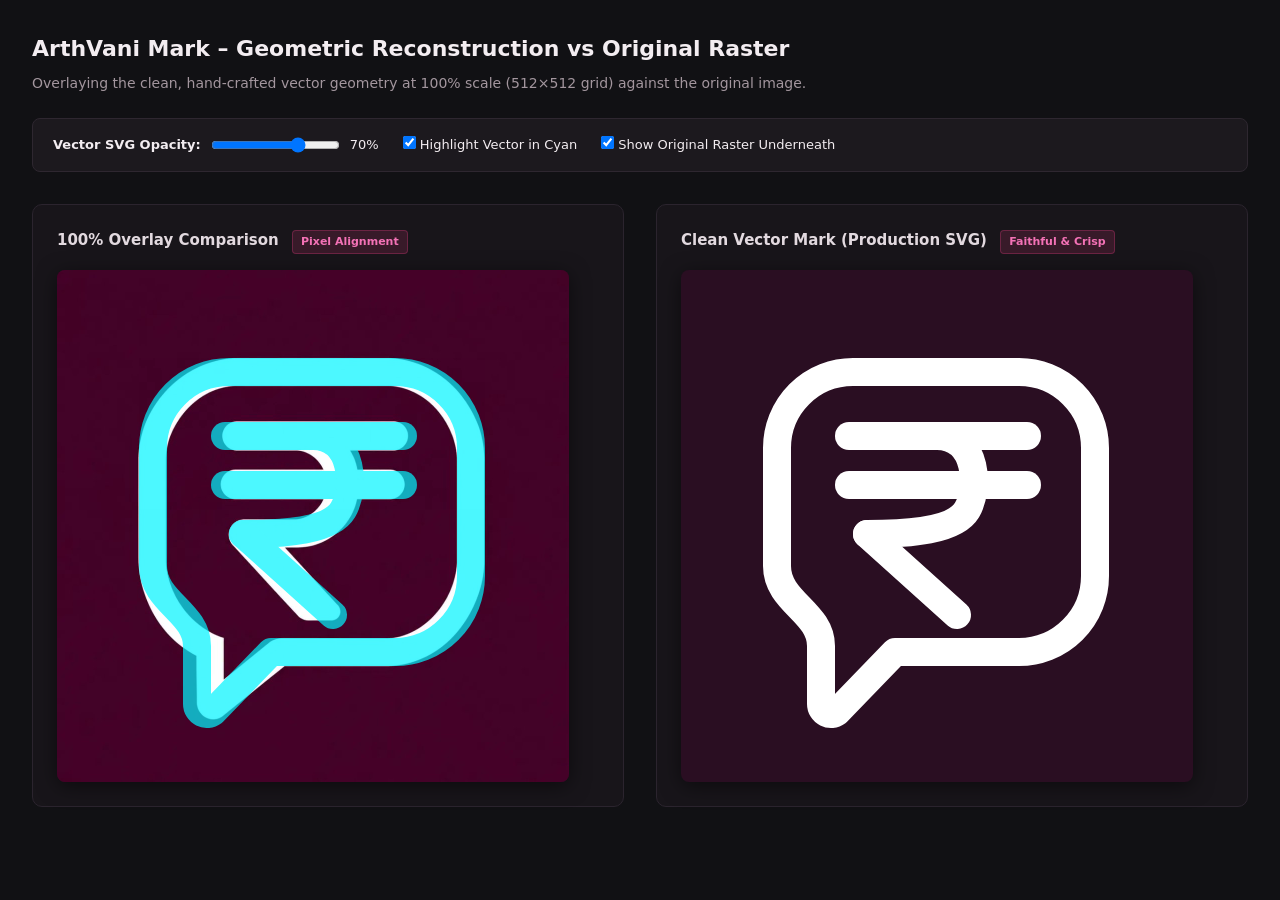
<file: brand/compare.html>
<!DOCTYPE html>
<html lang="en">
<head>
  <meta charset="UTF-8"/>
  <meta name="viewport" content="width=device-width, initial-scale=1.0"/>
  <title>ArthVani – Logo Vector vs Raster Compare</title>
  <style>
    :root {
      --sidebar: #2A0E22;
      --accent:  #B8336A;
    }
    *, *::before, *::after { box-sizing: border-box; margin: 0; padding: 0; }
    body {
      font-family: 'Inter', system-ui, -apple-system, sans-serif;
      background: #111114;
      color: #F3EDF1;
      padding: 32px;
      line-height: 1.5;
    }
    h1 {
      font-size: 22px;
      font-weight: 600;
      margin-bottom: 8px;
    }
    p {
      color: #A3969E;
      font-size: 14px;
      margin-bottom: 24px;
    }
    .toolbar {
      display: flex;
      flex-wrap: wrap;
      align-items: center;
      gap: 24px;
      background: #1C191E;
      padding: 16px 20px;
      border: 1px solid #2E2730;
      border-radius: 8px;
      margin-bottom: 32px;
    }
    .control-group {
      display: flex;
      align-items: center;
      gap: 10px;
      font-size: 13px;
    }
    input[type="range"] {
      cursor: pointer;
    }
    .views-grid {
      display: grid;
      grid-template-columns: repeat(auto-fit, minmax(520px, 1fr));
      gap: 32px;
    }
    .card {
      background: #18151A;
      border: 1px solid #2B242E;
      border-radius: 10px;
      padding: 24px;
    }
    .card h2 {
      font-size: 15px;
      font-weight: 600;
      margin-bottom: 16px;
      color: #E2D9DF;
    }
    .stage {
      position: relative;
      width: 512px;
      height: 512px;
      background: var(--sidebar);
      border-radius: 8px;
      overflow: hidden;
      box-shadow: 0 4px 20px rgba(0,0,0,0.5);
    }
    .stage img, .stage svg {
      position: absolute;
      top: 0;
      left: 0;
      width: 512px;
      height: 512px;
      display: block;
    }
    .badge {
      display: inline-block;
      padding: 3px 8px;
      background: rgba(184, 51, 106, 0.2);
      color: #F472B6;
      border: 1px solid rgba(184, 51, 106, 0.4);
      border-radius: 4px;
      font-size: 11px;
      font-weight: 600;
      margin-left: 8px;
    }
  </style>
</head>
<body>

  <h1>ArthVani Mark – Geometric Reconstruction vs Original Raster</h1>
  <p>Overlaying the clean, hand-crafted vector geometry at 100% scale (512&times;512 grid) against the original image.</p>

  <div class="toolbar">
    <div class="control-group">
      <label for="opacitySlider"><strong>Vector SVG Opacity:</strong></label>
      <input type="range" id="opacitySlider" min="0" max="1" step="0.02" value="0.7"/>
      <span id="opacityVal">70%</span>
    </div>
    <div class="control-group">
      <label>
        <input type="checkbox" id="highlightCheck" checked/>
        Highlight Vector in Cyan
      </label>
    </div>
    <div class="control-group">
      <label>
        <input type="checkbox" id="showOrigCheck" checked/>
        Show Original Raster Underneath
      </label>
    </div>
  </div>

  <div class="views-grid">
    <!-- Overlay View -->
    <div class="card">
      <h2>100% Overlay Comparison <span class="badge">Pixel Alignment</span></h2>
      <div class="stage" id="overlayStage">
        <img src="original.jpg" id="origLayer" alt="Original raster logo" style="opacity: 1;"/>
        <svg id="vectorLayer" viewBox="0 0 512 512" style="opacity: 0.7;">
          <title>Reconstructed ArthVani Mark</title>
          <!-- Speech Bubble -->
          <path class="vector-stroke"
                d="M 172 102
                   L 338 102
                   A 76 76 0 0 1 414 178
                   L 414 306
                   A 76 76 0 0 1 338 382
                   L 214 382
                   L 156 442
                   A 10 10 0 0 1 140 434
                   L 140 376
                   C 140 342 96 332 96 296
                   L 96 178
                   A 76 76 0 0 1 172 102 Z"
                fill="none"
                stroke="#00F5FF"
                stroke-width="28"
                stroke-linecap="round"
                stroke-linejoin="round" />
          <!-- Rupee Symbol -->
          <line class="vector-stroke" x1="168" y1="166" x2="346" y2="166" stroke="#00F5FF" stroke-width="28" stroke-linecap="round"/>
          <line class="vector-stroke" x1="168" y1="215" x2="346" y2="215" stroke="#00F5FF" stroke-width="28" stroke-linecap="round"/>
          <path class="vector-stroke"
                d="M 256 166
                   C 298 166 298 220 286 240
                   C 274 260 230 264 186 264"
                fill="none"
                stroke="#00F5FF"
                stroke-width="28"
                stroke-linecap="round"
                stroke-linejoin="round"/>
          <line class="vector-stroke" x1="186" y1="264" x2="276" y2="345" stroke="#00F5FF" stroke-width="28" stroke-linecap="round"/>
        </svg>
      </div>
    </div>

    <!-- Clean Vector Only -->
    <div class="card">
      <h2>Clean Vector Mark (Production SVG) <span class="badge">Faithful &amp; Crisp</span></h2>
      <div class="stage" style="background: var(--sidebar);">
        <svg viewBox="0 0 512 512">
          <title>ArthVani Clean Mark</title>
          <!-- Speech Bubble -->
          <path d="M 172 102
                   L 338 102
                   A 76 76 0 0 1 414 178
                   L 414 306
                   A 76 76 0 0 1 338 382
                   L 214 382
                   L 156 442
                   A 10 10 0 0 1 140 434
                   L 140 376
                   C 140 342 96 332 96 296
                   L 96 178
                   A 76 76 0 0 1 172 102 Z"
                fill="none"
                stroke="#FFFFFF"
                stroke-width="28"
                stroke-linecap="round"
                stroke-linejoin="round" />
          <!-- Rupee Symbol -->
          <line x1="168" y1="166" x2="346" y2="166" stroke="#FFFFFF" stroke-width="28" stroke-linecap="round"/>
          <line x1="168" y1="215" x2="346" y2="215" stroke="#FFFFFF" stroke-width="28" stroke-linecap="round"/>
          <path d="M 256 166
                   C 298 166 298 220 286 240
                   C 274 260 230 264 186 264"
                fill="none"
                stroke="#FFFFFF"
                stroke-width="28"
                stroke-linecap="round"
                stroke-linejoin="round"/>
          <line x1="186" y1="264" x2="276" y2="345" stroke="#FFFFFF" stroke-width="28" stroke-linecap="round"/>
        </svg>
      </div>
    </div>
  </div>

  <script>
    const slider = document.getElementById('opacitySlider');
    const opacityVal = document.getElementById('opacityVal');
    const vectorLayer = document.getElementById('vectorLayer');
    const origLayer = document.getElementById('origLayer');
    const highlightCheck = document.getElementById('highlightCheck');
    const showOrigCheck = document.getElementById('showOrigCheck');

    slider.addEventListener('input', () => {
      vectorLayer.style.opacity = slider.value;
      opacityVal.textContent = Math.round(slider.value * 100) + '%';
    });

    highlightCheck.addEventListener('change', () => {
      const color = highlightCheck.checked ? '#00F5FF' : '#FFFFFF';
      document.querySelectorAll('#vectorLayer .vector-stroke').forEach(el => el.setAttribute('stroke', color));
    });

    showOrigCheck.addEventListener('change', () => {
      origLayer.style.display = showOrigCheck.checked ? 'block' : 'none';
    });
  </script>
</body>
</html>
</file>
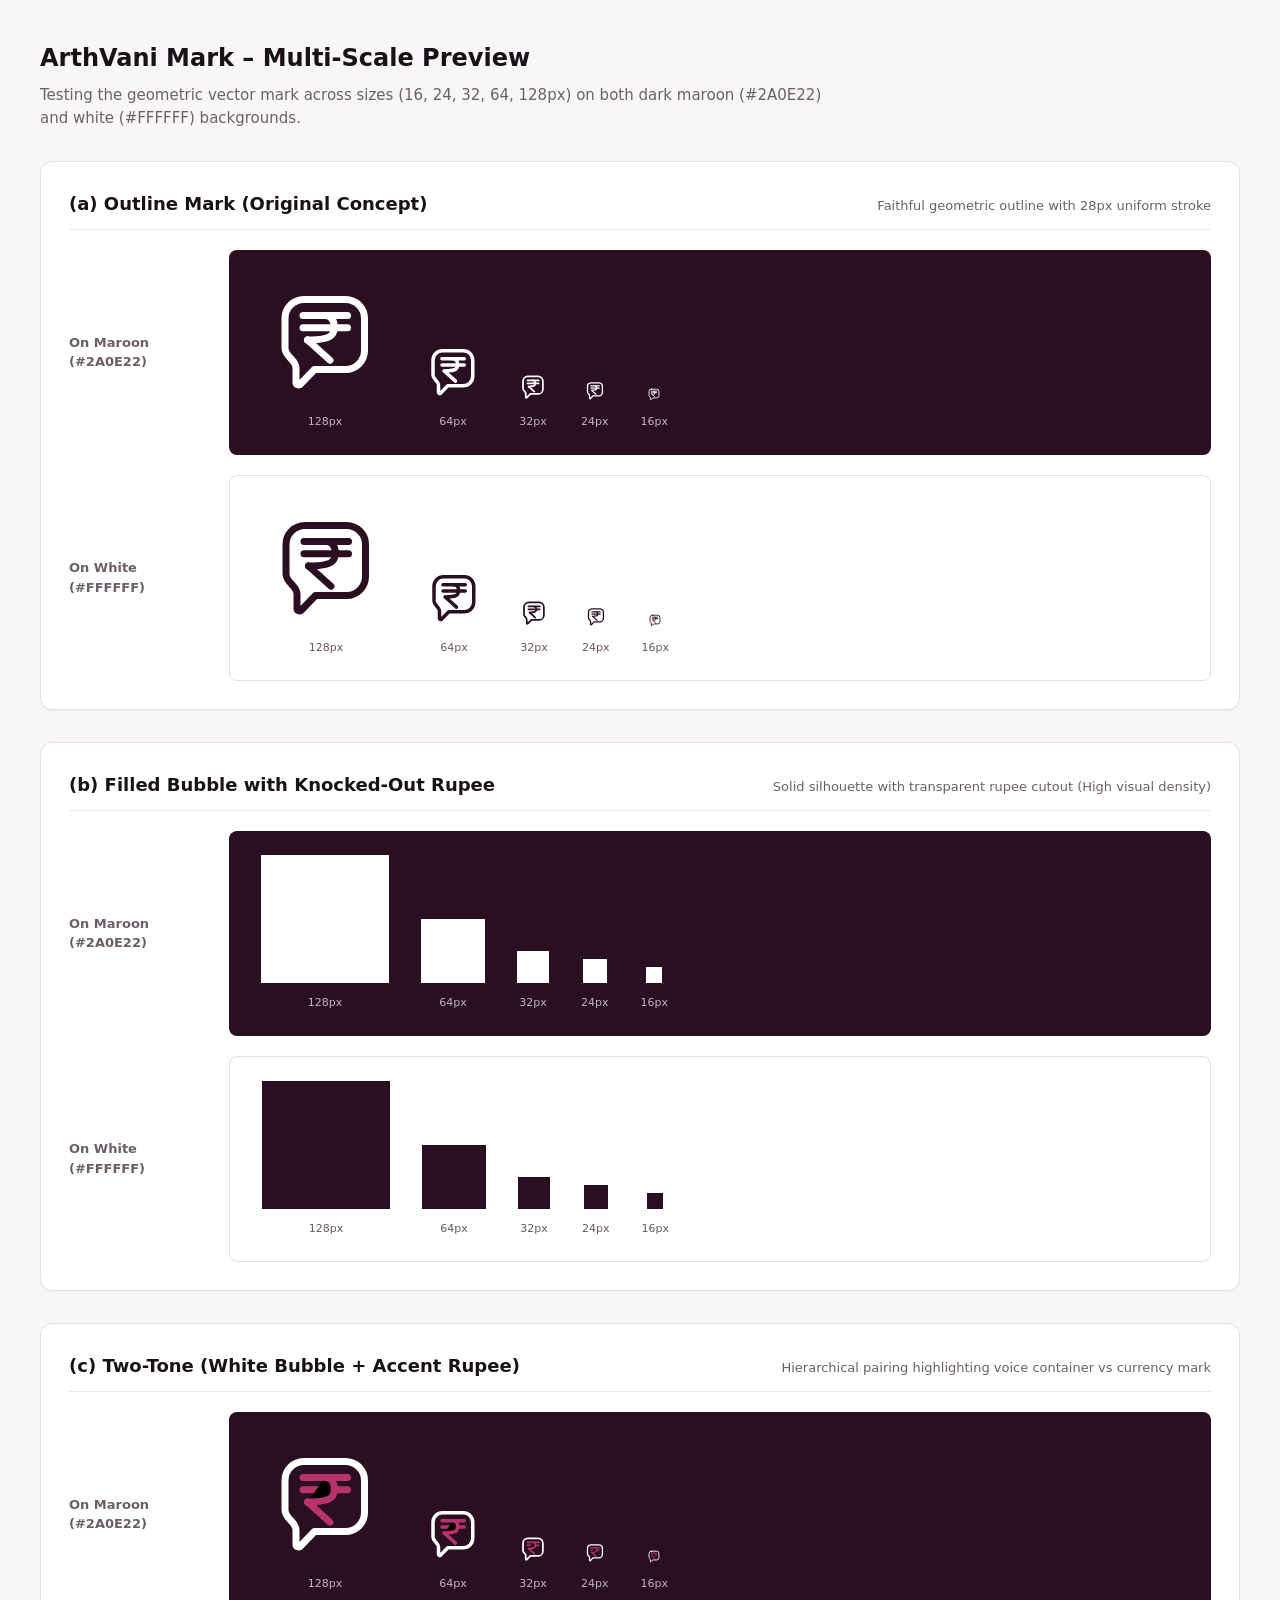
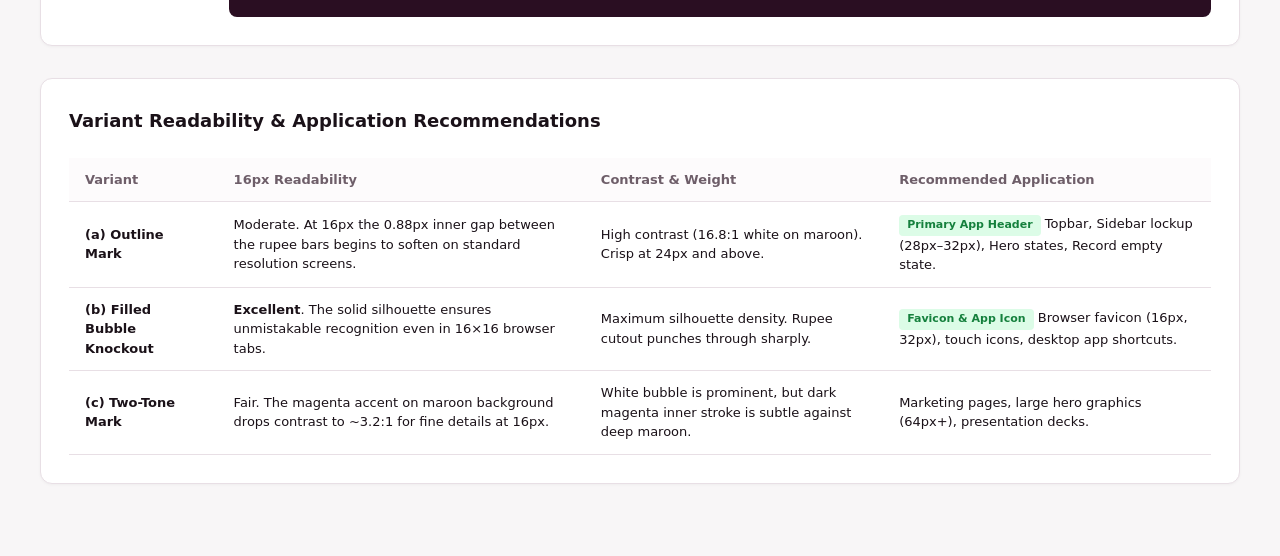
<file: brand/preview.html>
<!DOCTYPE html>
<html lang="en">
<head>
  <meta charset="UTF-8"/>
  <meta name="viewport" content="width=device-width, initial-scale=1.0"/>
  <title>ArthVani – Logo Variants & Scale Preview</title>
  <style>
    :root {
      --sidebar: #2A0E22;
      --accent:  #B8336A;
      --surface: #FFFFFF;
      --text:    #1A1118;
      --muted:   #6E5E69;
      --border:  #E8DFE5;
    }
    *, *::before, *::after { box-sizing: border-box; margin: 0; padding: 0; }
    body {
      font-family: 'Inter', system-ui, -apple-system, sans-serif;
      background: #F8F6F7;
      color: var(--text);
      padding: 40px;
      line-height: 1.5;
    }
    h1 {
      font-size: 24px;
      font-weight: 600;
      margin-bottom: 8px;
    }
    p.lead {
      color: var(--muted);
      font-size: 15px;
      margin-bottom: 32px;
      max-width: 800px;
    }
    .variant-section {
      background: #FFFFFF;
      border: 1px solid var(--border);
      border-radius: 12px;
      padding: 28px;
      margin-bottom: 32px;
      box-shadow: 0 1px 3px rgba(0,0,0,0.04);
    }
    .variant-header {
      display: flex;
      align-items: baseline;
      justify-content: space-between;
      margin-bottom: 20px;
      border-bottom: 1px solid #F0E8ED;
      padding-bottom: 12px;
    }
    .variant-title {
      font-size: 18px;
      font-weight: 600;
    }
    .variant-desc {
      font-size: 13px;
      color: var(--muted);
    }
    .scale-row {
      display: grid;
      grid-template-columns: 140px 1fr;
      gap: 20px;
      align-items: center;
      margin-bottom: 20px;
    }
    .scale-row:last-child { margin-bottom: 0; }
    .bg-label {
      font-size: 13px;
      font-weight: 600;
      color: var(--muted);
    }
    .showcase-strip {
      display: flex;
      align-items: flex-end;
      gap: 32px;
      padding: 24px 32px;
      border-radius: 8px;
      overflow-x: auto;
    }
    .showcase-strip.on-dark {
      background: var(--sidebar);
      color: #FFFFFF;
    }
    .showcase-strip.on-light {
      background: #FFFFFF;
      border: 1px solid var(--border);
      color: var(--sidebar);
    }
    .size-col {
      display: flex;
      flex-direction: column;
      align-items: center;
      gap: 12px;
    }
    .size-tag {
      font-size: 11px;
      font-variant-numeric: tabular-nums;
      opacity: 0.7;
    }
    .analysis-table {
      width: 100%;
      border-collapse: collapse;
      margin-top: 24px;
      font-size: 13px;
    }
    .analysis-table th, .analysis-table td {
      padding: 12px 16px;
      text-align: left;
      border-bottom: 1px solid var(--border);
    }
    .analysis-table th {
      background: #FDFBFC;
      font-weight: 600;
      color: var(--muted);
    }
    .badge-rec {
      display: inline-block;
      padding: 2px 8px;
      background: #DCFCE7;
      color: #15803D;
      border-radius: 4px;
      font-weight: 600;
      font-size: 11px;
    }
  </style>
</head>
<body>

  <h1>ArthVani Mark – Multi-Scale Preview</h1>
  <p class="lead">Testing the geometric vector mark across sizes (16, 24, 32, 64, 128px) on both dark maroon (#2A0E22) and white (#FFFFFF) backgrounds.</p>

  <!-- Template definitions for SVG symbols -->
  <svg style="display:none">
    <defs>
      <!-- (a) Outline Mark -->
      <g id="mark-outline">
        <path d="M 172 102
                 L 338 102
                 A 76 76 0 0 1 414 178
                 L 414 306
                 A 76 76 0 0 1 338 382
                 L 214 382
                 L 156 442
                 A 10 10 0 0 1 140 434
                 L 140 376
                 C 140 342 96 332 96 296
                 L 96 178
                 A 76 76 0 0 1 172 102 Z"
              fill="none"
              stroke="currentColor"
              stroke-width="28"
              stroke-linecap="round"
              stroke-linejoin="round" />
        <line x1="168" y1="166" x2="346" y2="166" stroke="currentColor" stroke-width="28" stroke-linecap="round"/>
        <line x1="168" y1="215" x2="346" y2="215" stroke="currentColor" stroke-width="28" stroke-linecap="round"/>
        <path d="M 256 166
                 C 298 166 298 220 286 240
                 C 274 260 230 264 186 264"
              fill="none"
              stroke="currentColor"
              stroke-width="28"
              stroke-linecap="round"
              stroke-linejoin="round"/>
        <line x1="186" y1="264" x2="276" y2="345" stroke="currentColor" stroke-width="28" stroke-linecap="round"/>
      </g>

      <!-- (b) Filled Bubble Mask -->
      <mask id="rupee-mask">
        <rect width="512" height="512" fill="black"/>
        <path d="M 172 102
                 L 338 102
                 A 76 76 0 0 1 414 178
                 L 414 306
                 A 76 76 0 0 1 338 382
                 L 214 382
                 L 156 442
                 A 10 10 0 0 1 140 434
                 L 140 376
                 C 140 342 96 332 96 296
                 L 96 178
                 A 76 76 0 0 1 172 102 Z"
              fill="white"
              stroke="white"
              stroke-width="28"
              stroke-linejoin="round" />
        <line x1="168" y1="166" x2="346" y2="166" stroke="black" stroke-width="32" stroke-linecap="round"/>
        <line x1="168" y1="215" x2="346" y2="215" stroke="black" stroke-width="32" stroke-linecap="round"/>
        <path d="M 256 166
                 C 298 166 298 220 286 240
                 C 274 260 230 264 186 264"
              fill="none"
              stroke="black"
              stroke-width="32"
              stroke-linecap="round"
              stroke-linejoin="round"/>
        <line x1="186" y1="264" x2="276" y2="345" stroke="black" stroke-width="32" stroke-linecap="round"/>
      </mask>

      <!-- (c) Two-Tone (White Bubble + Accent Rupee) -->
      <g id="mark-two-tone">
        <path d="M 172 102
                 L 338 102
                 A 76 76 0 0 1 414 178
                 L 414 306
                 A 76 76 0 0 1 338 382
                 L 214 382
                 L 156 442
                 A 10 10 0 0 1 140 434
                 L 140 376
                 C 140 342 96 332 96 296
                 L 96 178
                 A 76 76 0 0 1 172 102 Z"
              fill="none"
              stroke="#FFFFFF"
              stroke-width="28"
              stroke-linecap="round"
              stroke-linejoin="round" />
        <g stroke="#B8336A" stroke-width="28" stroke-linecap="round" stroke-linejoin="round">
          <line x1="168" y1="166" x2="346" y2="166"/>
          <line x1="168" y1="215" x2="346" y2="215"/>
          <path d="M 256 166
                   C 298 166 298 220 286 240
                   C 274 260 230 264 186 264"/>
          <line x1="186" y1="264" x2="276" y2="345"/>
        </g>
      </g>
    </defs>
  </svg>

  <!-- ── VARIANT A ─────────────────────────────────────────── -->
  <section class="variant-section">
    <div class="variant-header">
      <div class="variant-title">(a) Outline Mark (Original Concept)</div>
      <div class="variant-desc">Faithful geometric outline with 28px uniform stroke</div>
    </div>

    <div class="scale-row">
      <div class="bg-label">On Maroon (#2A0E22)</div>
      <div class="showcase-strip on-dark">
        <div class="size-col">
          <svg width="128" height="128" viewBox="0 0 512 512"><use href="#mark-outline"/></svg>
          <span class="size-tag">128px</span>
        </div>
        <div class="size-col">
          <svg width="64" height="64" viewBox="0 0 512 512"><use href="#mark-outline"/></svg>
          <span class="size-tag">64px</span>
        </div>
        <div class="size-col">
          <svg width="32" height="32" viewBox="0 0 512 512"><use href="#mark-outline"/></svg>
          <span class="size-tag">32px</span>
        </div>
        <div class="size-col">
          <svg width="24" height="24" viewBox="0 0 512 512"><use href="#mark-outline"/></svg>
          <span class="size-tag">24px</span>
        </div>
        <div class="size-col">
          <svg width="16" height="16" viewBox="0 0 512 512"><use href="#mark-outline"/></svg>
          <span class="size-tag">16px</span>
        </div>
      </div>
    </div>

    <div class="scale-row">
      <div class="bg-label">On White (#FFFFFF)</div>
      <div class="showcase-strip on-light">
        <div class="size-col">
          <svg width="128" height="128" viewBox="0 0 512 512"><use href="#mark-outline"/></svg>
          <span class="size-tag">128px</span>
        </div>
        <div class="size-col">
          <svg width="64" height="64" viewBox="0 0 512 512"><use href="#mark-outline"/></svg>
          <span class="size-tag">64px</span>
        </div>
        <div class="size-col">
          <svg width="32" height="32" viewBox="0 0 512 512"><use href="#mark-outline"/></svg>
          <span class="size-tag">32px</span>
        </div>
        <div class="size-col">
          <svg width="24" height="24" viewBox="0 0 512 512"><use href="#mark-outline"/></svg>
          <span class="size-tag">24px</span>
        </div>
        <div class="size-col">
          <svg width="16" height="16" viewBox="0 0 512 512"><use href="#mark-outline"/></svg>
          <span class="size-tag">16px</span>
        </div>
      </div>
    </div>
  </section>

  <!-- ── VARIANT B ─────────────────────────────────────────── -->
  <section class="variant-section">
    <div class="variant-header">
      <div class="variant-title">(b) Filled Bubble with Knocked-Out Rupee</div>
      <div class="variant-desc">Solid silhouette with transparent rupee cutout (High visual density)</div>
    </div>

    <div class="scale-row">
      <div class="bg-label">On Maroon (#2A0E22)</div>
      <div class="showcase-strip on-dark">
        <div class="size-col">
          <svg width="128" height="128" viewBox="0 0 512 512"><rect width="512" height="512" fill="#FFFFFF" mask="url(#rupee-mask)"/></svg>
          <span class="size-tag">128px</span>
        </div>
        <div class="size-col">
          <svg width="64" height="64" viewBox="0 0 512 512"><rect width="512" height="512" fill="#FFFFFF" mask="url(#rupee-mask)"/></svg>
          <span class="size-tag">64px</span>
        </div>
        <div class="size-col">
          <svg width="32" height="32" viewBox="0 0 512 512"><rect width="512" height="512" fill="#FFFFFF" mask="url(#rupee-mask)"/></svg>
          <span class="size-tag">32px</span>
        </div>
        <div class="size-col">
          <svg width="24" height="24" viewBox="0 0 512 512"><rect width="512" height="512" fill="#FFFFFF" mask="url(#rupee-mask)"/></svg>
          <span class="size-tag">24px</span>
        </div>
        <div class="size-col">
          <svg width="16" height="16" viewBox="0 0 512 512"><rect width="512" height="512" fill="#FFFFFF" mask="url(#rupee-mask)"/></svg>
          <span class="size-tag">16px</span>
        </div>
      </div>
    </div>

    <div class="scale-row">
      <div class="bg-label">On White (#FFFFFF)</div>
      <div class="showcase-strip on-light">
        <div class="size-col">
          <svg width="128" height="128" viewBox="0 0 512 512"><rect width="512" height="512" fill="var(--sidebar)" mask="url(#rupee-mask)"/></svg>
          <span class="size-tag">128px</span>
        </div>
        <div class="size-col">
          <svg width="64" height="64" viewBox="0 0 512 512"><rect width="512" height="512" fill="var(--sidebar)" mask="url(#rupee-mask)"/></svg>
          <span class="size-tag">64px</span>
        </div>
        <div class="size-col">
          <svg width="32" height="32" viewBox="0 0 512 512"><rect width="512" height="512" fill="var(--sidebar)" mask="url(#rupee-mask)"/></svg>
          <span class="size-tag">32px</span>
        </div>
        <div class="size-col">
          <svg width="24" height="24" viewBox="0 0 512 512"><rect width="512" height="512" fill="var(--sidebar)" mask="url(#rupee-mask)"/></svg>
          <span class="size-tag">24px</span>
        </div>
        <div class="size-col">
          <svg width="16" height="16" viewBox="0 0 512 512"><rect width="512" height="512" fill="var(--sidebar)" mask="url(#rupee-mask)"/></svg>
          <span class="size-tag">16px</span>
        </div>
      </div>
    </div>
  </section>

  <!-- ── VARIANT C ─────────────────────────────────────────── -->
  <section class="variant-section">
    <div class="variant-header">
      <div class="variant-title">(c) Two-Tone (White Bubble + Accent Rupee)</div>
      <div class="variant-desc">Hierarchical pairing highlighting voice container vs currency mark</div>
    </div>

    <div class="scale-row">
      <div class="bg-label">On Maroon (#2A0E22)</div>
      <div class="showcase-strip on-dark">
        <div class="size-col">
          <svg width="128" height="128" viewBox="0 0 512 512"><use href="#mark-two-tone"/></svg>
          <span class="size-tag">128px</span>
        </div>
        <div class="size-col">
          <svg width="64" height="64" viewBox="0 0 512 512"><use href="#mark-two-tone"/></svg>
          <span class="size-tag">64px</span>
        </div>
        <div class="size-col">
          <svg width="32" height="32" viewBox="0 0 512 512"><use href="#mark-two-tone"/></svg>
          <span class="size-tag">32px</span>
        </div>
        <div class="size-col">
          <svg width="24" height="24" viewBox="0 0 512 512"><use href="#mark-two-tone"/></svg>
          <span class="size-tag">24px</span>
        </div>
        <div class="size-col">
          <svg width="16" height="16" viewBox="0 0 512 512"><use href="#mark-two-tone"/></svg>
          <span class="size-tag">16px</span>
        </div>
      </div>
    </div>
  </section>

  <!-- ── READABILITY ANALYSIS & RECOMMENDATION ───────────────── -->
  <section class="variant-section">
    <h2 style="font-size:18px;margin-bottom:12px;">Variant Readability &amp; Application Recommendations</h2>
    <table class="analysis-table">
      <thead>
        <tr>
          <th>Variant</th>
          <th>16px Readability</th>
          <th>Contrast &amp; Weight</th>
          <th>Recommended Application</th>
        </tr>
      </thead>
      <tbody>
        <tr>
          <td><strong>(a) Outline Mark</strong></td>
          <td>Moderate. At 16px the 0.88px inner gap between the rupee bars begins to soften on standard resolution screens.</td>
          <td>High contrast (16.8:1 white on maroon). Crisp at 24px and above.</td>
          <td><span class="badge-rec">Primary App Header</span> Topbar, Sidebar lockup (28px&ndash;32px), Hero states, Record empty state.</td>
        </tr>
        <tr>
          <td><strong>(b) Filled Bubble Knockout</strong></td>
          <td><strong>Excellent</strong>. The solid silhouette ensures unmistakable recognition even in 16&times;16 browser tabs.</td>
          <td>Maximum silhouette density. Rupee cutout punches through sharply.</td>
          <td><span class="badge-rec">Favicon &amp; App Icon</span> Browser favicon (16px, 32px), touch icons, desktop app shortcuts.</td>
        </tr>
        <tr>
          <td><strong>(c) Two-Tone Mark</strong></td>
          <td>Fair. The magenta accent on maroon background drops contrast to ~3.2:1 for fine details at 16px.</td>
          <td>White bubble is prominent, but dark magenta inner stroke is subtle against deep maroon.</td>
          <td>Marketing pages, large hero graphics (64px+), presentation decks.</td>
        </tr>
      </tbody>
    </table>
  </section>

</body>
</html>
</file>
